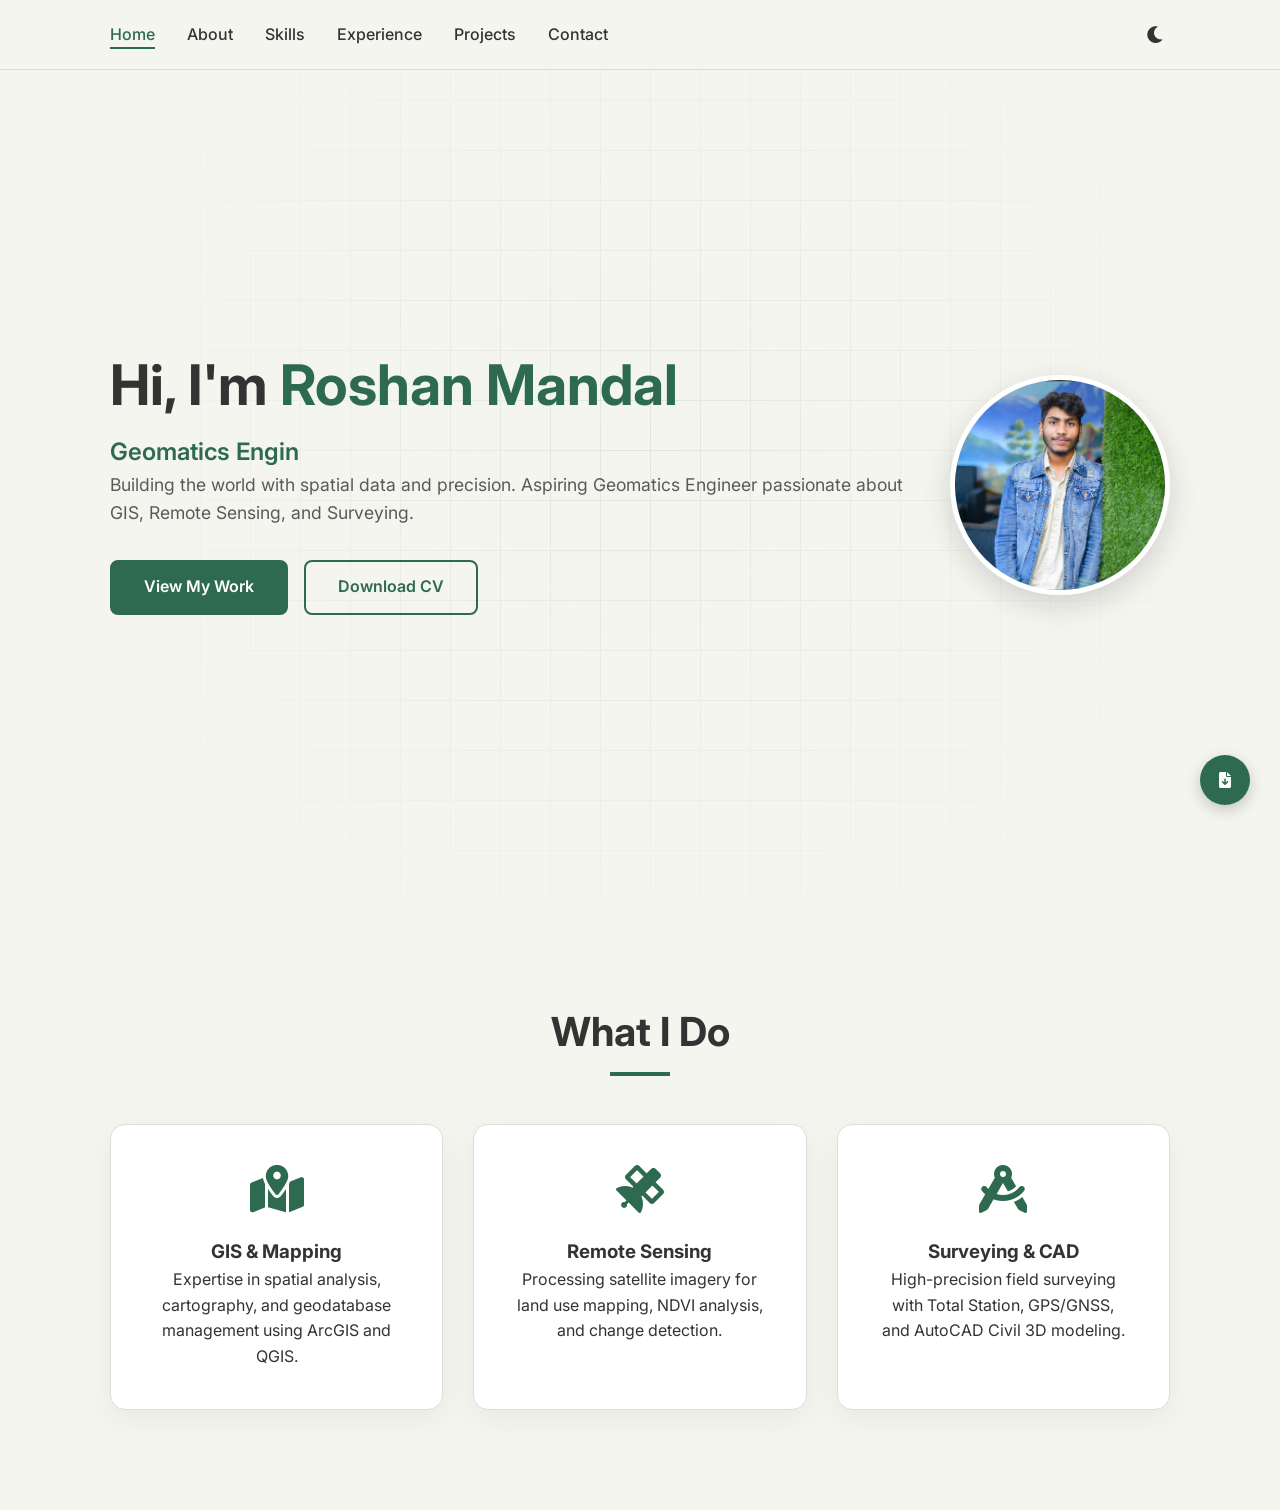
<file: index.html>
<!DOCTYPE html>
<html lang="en">
<head>
    <meta charset="UTF-8">
    <meta name="viewport" content="width=device-width, initial-scale=1.0">
    <title>Roshan Mandal | Geomatics Portfolio</title>
    <link rel="stylesheet" href="css/style.css">
    <link rel="stylesheet" href="https://cdnjs.cloudflare.com/ajax/libs/font-awesome/6.0.0/css/all.min.css">
    <link href="https://fonts.googleapis.com/css2?family=Inter:wght@400;500;600;700&display=swap" rel="stylesheet">
</head>
<body data-theme="light">
    <!-- Navbar -->
    <nav>
        <div class="nav-container">
            <ul class="nav-links" id="nav-links">
                <li><a href="index.html" class="active">Home</a></li>
                <li><a href="about.html">About</a></li>
                <li><a href="skills.html">Skills</a></li>
                <li><a href="experience.html">Experience</a></li>
                <li><a href="projects.html">Projects</a></li>
                <li><a href="contact.html">Contact</a></li>
            </ul>
            <div style="display: flex; gap: 15px; align-items: center;">
                <button class="theme-toggle" id="theme-toggle" aria-label="Toggle Theme">
                    <i class="fas fa-moon"></i>
                </button>
                <div class="hamburger" id="hamburger">
                    <i class="fas fa-bars"></i>
                </div>
            </div>
        </div>
    </nav>

    <!-- Hero Section -->
    <section class="hero">
        <div class="hero-grid-bg"></div>
        <div class="container">
            <div class="hero-content">
                <div class="hero-text fade-in">
                    <h1>Hi, I'm <span style="color: var(--primary-color);">Roshan Mandal</span></h1>
                    <div class="typing-text" id="typing-text"></div>
                    <p>Building the world with spatial data and precision. Aspiring Geomatics Engineer passionate about GIS, Remote Sensing, and Surveying.</p>
                    <div class="cta-buttons">
                        <a href="projects.html" class="btn btn-primary">View My Work</a>
                        <a href="Roshan_Mandal_CV.pdf" download class="btn btn-secondary">Download CV</a>
                    </div>
                </div>
                <div class="hero-image fade-in">
                    <div class="profile-frame">
                        <img src="images/profile.jpg" alt="Roshan Mandal - Profile Photo">
                    </div>
                </div>
            </div>
        </div>
    </section>

    <!-- What I Do Section -->
    <section class="section">
        <div class="container">
            <div class="section-title fade-in">
                <h2>What I Do</h2>
                <div class="underline"></div>
            </div>
            <div class="features-grid">
                <div class="feature-card fade-in">
                    <i class="fas fa-map-marked-alt"></i>
                    <h3>GIS & Mapping</h3>
                    <p>Expertise in spatial analysis, cartography, and geodatabase management using ArcGIS and QGIS.</p>
                </div>
                <div class="feature-card fade-in">
                    <i class="fas fa-satellite"></i>
                    <h3>Remote Sensing</h3>
                    <p>Processing satellite imagery for land use mapping, NDVI analysis, and change detection.</p>
                </div>
                <div class="feature-card fade-in">
                    <i class="fas fa-drafting-compass"></i>
                    <h3>Surveying & CAD</h3>
                    <p>High-precision field surveying with Total Station, GPS/GNSS, and AutoCAD Civil 3D modeling.</p>
                </div>
            </div>
        </div>
    </section>

    <!-- Floating Actions -->
    <div class="floating-actions">
        <a href="Roshan_Mandal_CV.pdf" download class="floating-cv" title="Download CV">
            <i class="fas fa-file-download"></i>
        </a>
        <div class="back-to-top" id="back-to-top" title="Back to Top">
            <i class="fas fa-arrow-up"></i>
        </div>
    </div>

    <script src="js/main.js"></script>
</body>
</html>
</file>
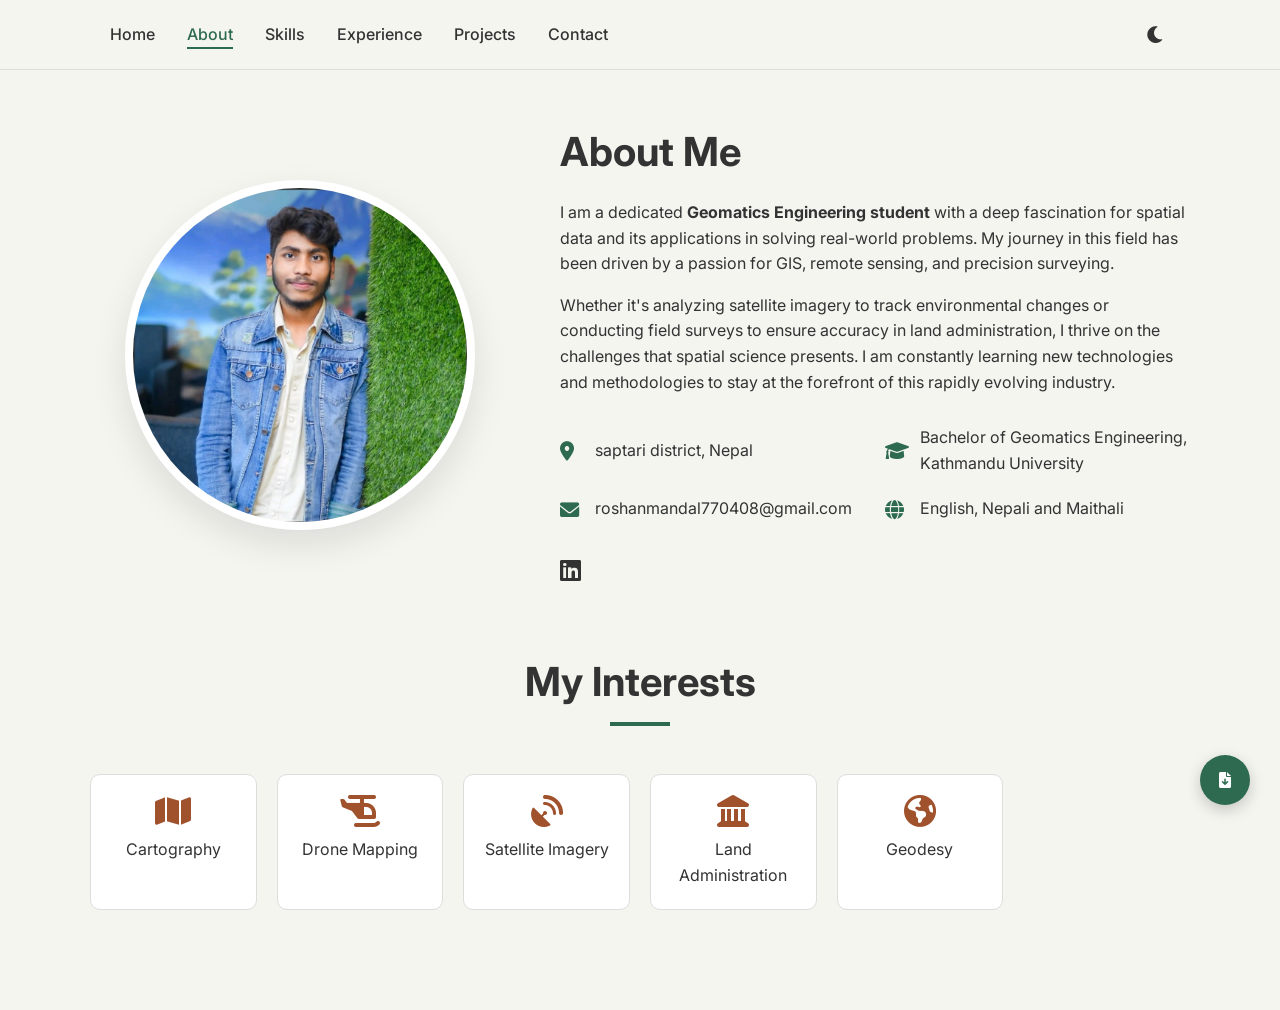
<file: about.html>
<!DOCTYPE html>
<html lang="en">

<head>
    <meta charset="UTF-8">
    <meta name="viewport" content="width=device-width, initial-scale=1.0">
    <title>About Me | Roshan Mandal</title>
    <link rel="stylesheet" href="css/style.css">
    <link rel="stylesheet" href="https://cdnjs.cloudflare.com/ajax/libs/font-awesome/6.0.0/css/all.min.css">
    <link href="https://fonts.googleapis.com/css2?family=Inter:wght@400;500;600;700&display=swap" rel="stylesheet">
    <style>
        .about-grid {
            display: grid;
            grid-template-columns: 0.8fr 1.2fr;
            gap: 50px;
            align-items: center;
        }

        .personal-info {
            display: grid;
            grid-template-columns: repeat(auto-fit, minmax(200px, 1fr));
            gap: 20px;
            margin-top: 30px;
        }

        .info-item {
            display: flex;
            align-items: center;
            gap: 15px;
        }

        .info-item i {
            color: var(--primary-color);
            font-size: 1.2rem;
            width: 20px;
        }

        .interests-section {
            margin-top: 60px;
        }

        .interests-grid {
            display: grid;
            grid-template-columns: repeat(auto-fill, minmax(150px, 1fr));
            gap: 20px;
            margin-top: 30px;
        }

        .interest-card {
            background: var(--card-bg);
            padding: 20px;
            border-radius: 10px;
            text-align: center;
            border: 1px solid var(--border-color);
            transition: transform 0.3s;
        }

        .interest-card:hover {
            transform: scale(1.05);
        }

        .interest-card i {
            font-size: 2rem;
            color: var(--secondary-color);
            margin-bottom: 10px;
            display: block;
        }

        .social-links {
            margin-top: 30px;
            display: flex;
            gap: 15px;
        }

        .social-links a {
            font-size: 1.5rem;
            color: var(--text-color);
            transition: color 0.3s;
        }

        .social-links a:hover {
            color: var(--primary-color);
        }

        .profile-circle {
            width: 100%;
            max-width: 350px;
            aspect-ratio: 1/1;
            border-radius: 50%;
            overflow: hidden;
            border: 8px solid var(--card-bg);
            box-shadow: 0 15px 35px rgba(0, 0, 0, 0.1);
            margin: 0 auto;
        }

        .profile-circle img {
            width: 100%;
            height: 100%;
            object-fit: cover;
        }

        @media (max-width: 868px) {
            .about-grid {
                grid-template-columns: 1fr;
            }

            .about-image {
                order: -1;
            }
        }
    </style>
</head>

<body data-theme="light">
    <!-- Navbar -->
    <nav>
        <div class="nav-container">
            <ul class="nav-links" id="nav-links">
                <li><a href="index.html">Home</a></li>
                <li><a href="about.html" class="active">About</a></li>
                <li><a href="skills.html">Skills</a></li>
                <li><a href="experience.html">Experience</a></li>
                <li><a href="projects.html">Projects</a></li>
                <li><a href="contact.html">Contact</a></li>
            </ul>
            <div style="display: flex; gap: 15px; align-items: center;">
                <button class="theme-toggle" id="theme-toggle" aria-label="Toggle Theme">
                    <i class="fas fa-moon"></i>
                </button>
                <div class="hamburger" id="hamburger">
                    <i class="fas fa-bars"></i>
                </div>
            </div>
        </div>
    </nav>

    <main class="container section" style="padding-top: 120px;">
        <div class="about-grid">
            <div class="about-image fade-in">
                <div class="profile-circle">
                    <img src="images/profile.jpg" alt="Roshan Mandal">
                </div>
            </div>
            <div class="about-text fade-in">
                <h2 style="font-size: 2.5rem; margin-bottom: 1rem;">About Me</h2>
                <p>I am a dedicated <strong>Geomatics Engineering student</strong> with a deep fascination for spatial
                    data and its applications in solving real-world problems. My journey in this field has been driven
                    by a passion for GIS, remote sensing, and precision surveying.</p>
                <p style="margin-top: 1rem;">Whether it's analyzing satellite imagery to track environmental changes or
                    conducting field surveys to ensure accuracy in land administration, I thrive on the challenges that
                    spatial science presents. I am constantly learning new technologies and methodologies to stay at the
                    forefront of this rapidly evolving industry.</p>

                <div class="personal-info">
                    <div class="info-item">
                        <i class="fas fa-map-marker-alt"></i>
                        <span>saptari district, Nepal</span>
                    </div>
                    <div class="info-item">
                        <i class="fas fa-graduation-cap"></i>
                        <span>Bachelor of Geomatics Engineering, Kathmandu University</span>
                    </div>
                    <div class="info-item">
                        <i class="fas fa-envelope"></i>
                        <span>roshanmandal770408@gmail.com</span>
                    </div>
                    <div class="info-item">
                        <i class="fas fa-globe"></i>
                        <span>English, Nepali and Maithali</span>
                    </div>
                </div>

                <div class="social-links">
                    <a href="https://www.linkedin.com/in/roshan-mandal-8577aa366" target="_blank"><i
                            class="fab fa-linkedin"></i></a>
                </div>
            </div>
        </div>

        <div class="interests-section">
            <div class="section-title fade-in">
                <h2>My Interests</h2>
                <div class="underline"></div>
            </div>
            <div class="interests-grid">
                <div class="interest-card fade-in">
                    <i class="fas fa-map"></i>
                    <p>Cartography</p>
                </div>
                <div class="interest-card fade-in">
                    <i class="fas fa-helicopter"></i>
                    <p>Drone Mapping</p>
                </div>
                <div class="interest-card fade-in">
                    <i class="fas fa-satellite-dish"></i>
                    <p>Satellite Imagery</p>
                </div>
                <div class="interest-card fade-in">
                    <i class="fas fa-landmark"></i>
                    <p>Land Administration</p>
                </div>
                <div class="interest-card fade-in">
                    <i class="fas fa-globe-americas"></i>
                    <p>Geodesy</p>
                </div>
            </div>
        </div>
    </main>

    <!-- Floating Actions -->
    <div class="floating-actions">
        <a href="Roshan_Mandal_CV.pdf" download class="floating-cv" title="Download CV">
            <i class="fas fa-file-download"></i>
        </a>
        <div class="back-to-top" id="back-to-top" title="Back to Top">
            <i class="fas fa-arrow-up"></i>
        </div>
    </div>

    <script src="js/main.js"></script>
</body>

</html>
</file>
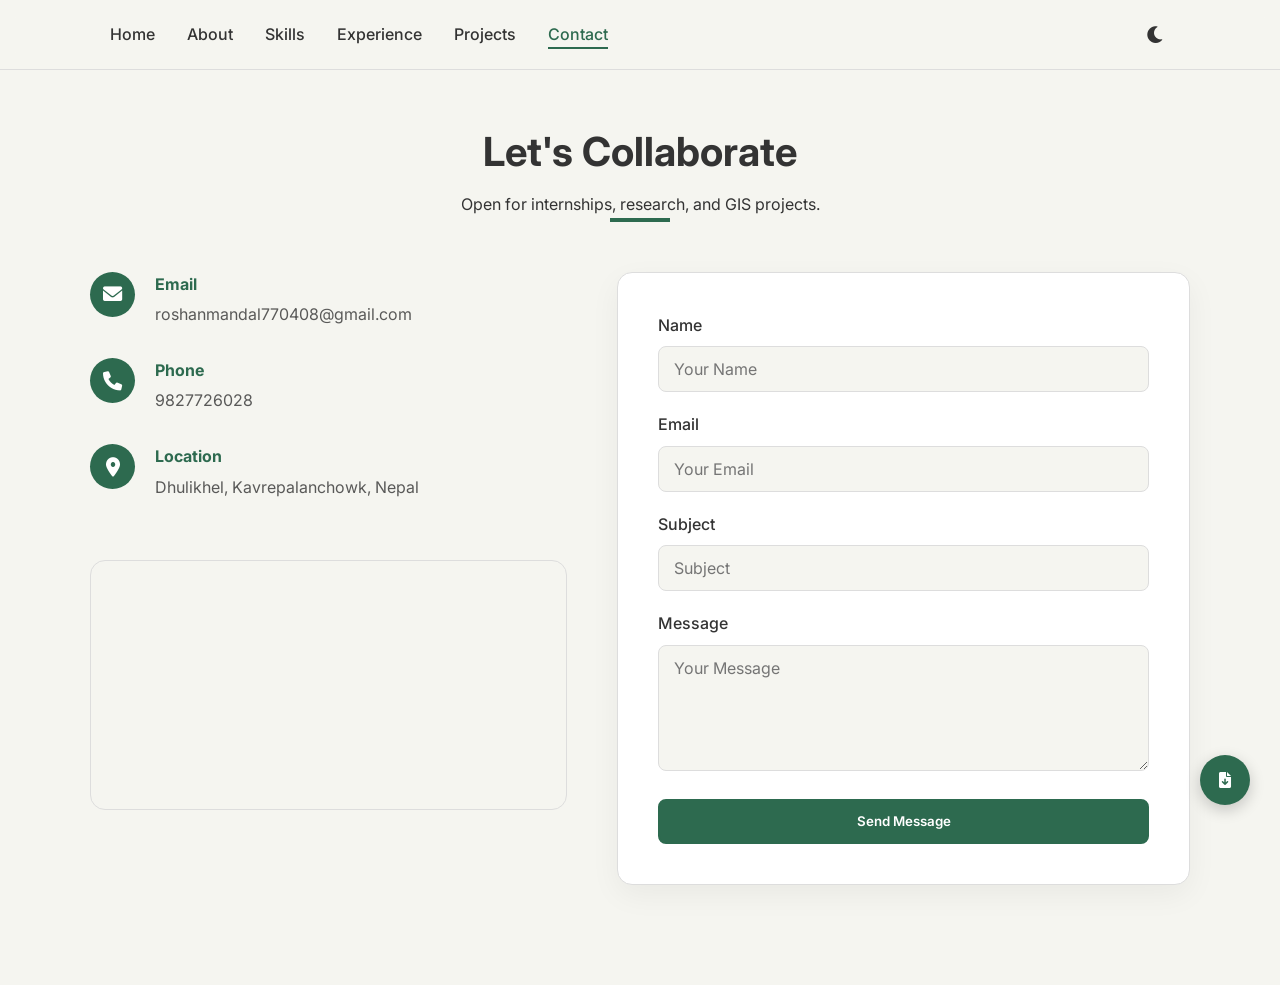
<file: contact.html>
<!DOCTYPE html>
<html lang="en">

<head>
    <meta charset="UTF-8">
    <meta name="viewport" content="width=device-width, initial-scale=1.0">
    <title>Contact Me | Roshan Mandal</title>
    <link rel="stylesheet" href="css/style.css">
    <link rel="stylesheet" href="https://cdnjs.cloudflare.com/ajax/libs/font-awesome/6.0.0/css/all.min.css">
    <link href="https://fonts.googleapis.com/css2?family=Inter:wght@400;500;600;700&display=swap" rel="stylesheet">
    <style>
        .contact-grid {
            display: grid;
            grid-template-columns: 1fr 1.2fr;
            gap: 50px;
            margin-top: 50px;
        }

        .contact-info {
            display: flex;
            flex-direction: column;
            gap: 30px;
        }

        .contact-item {
            display: flex;
            align-items: flex-start;
            gap: 20px;
        }

        .contact-item i {
            background: var(--primary-color);
            color: white;
            width: 45px;
            height: 45px;
            border-radius: 50%;
            display: flex;
            align-items: center;
            justify-content: center;
            font-size: 1.2rem;
            flex-shrink: 0;
        }

        .contact-item h4 {
            margin-bottom: 5px;
            color: var(--primary-color);
        }

        .contact-item p {
            opacity: 0.8;
        }

        .map-container {
            width: 100%;
            height: 250px;
            border-radius: 15px;
            overflow: hidden;
            border: 1px solid var(--border-color);
            margin-top: 30px;
        }

        .contact-form {
            background: var(--card-bg);
            padding: 40px;
            border-radius: 15px;
            border: 1px solid var(--border-color);
            box-shadow: 0 10px 30px rgba(0, 0, 0, 0.05);
        }

        .form-group {
            margin-bottom: 20px;
            position: relative;
        }

        .form-group label {
            display: block;
            margin-bottom: 8px;
            font-weight: 500;
        }

        .form-group input,
        .form-group textarea {
            width: 100%;
            padding: 12px 15px;
            border-radius: 8px;
            border: 1px solid var(--border-color);
            background: var(--bg-color);
            color: var(--text-color);
            font-size: 1rem;
            transition: border-color 0.3s;
        }

        .form-group input:focus,
        .form-group textarea:focus {
            outline: none;
            border-color: var(--primary-color);
        }

        .error-msg {
            color: #e74c3c;
            font-size: 0.85rem;
            margin-top: 5px;
            display: none;
        }

        .toast {
            position: fixed;
            bottom: 30px;
            left: 50%;
            transform: translateX(-50%);
            background: #27ae60;
            color: white;
            padding: 12px 30px;
            border-radius: 30px;
            font-weight: 600;
            box-shadow: 0 10px 20px rgba(0, 0, 0, 0.2);
            display: none;
            z-index: 1001;
        }

        @media (max-width: 868px) {
            .contact-grid {
                grid-template-columns: 1fr;
            }
        }
    </style>
</head>

<body data-theme="light">
    <!-- Navbar -->
    <nav>
        <div class="nav-container">
            <ul class="nav-links" id="nav-links">
                <li><a href="index.html">Home</a></li>
                <li><a href="about.html">About</a></li>
                <li><a href="skills.html">Skills</a></li>
                <li><a href="experience.html">Experience</a></li>
                <li><a href="projects.html">Projects</a></li>
                <li><a href="contact.html" class="active">Contact</a></li>
            </ul>
            <div style="display: flex; gap: 15px; align-items: center;">
                <button class="theme-toggle" id="theme-toggle" aria-label="Toggle Theme">
                    <i class="fas fa-moon"></i>
                </button>
                <div class="hamburger" id="hamburger">
                    <i class="fas fa-bars"></i>
                </div>
            </div>
        </div>
    </nav>

    <main class="container section" style="padding-top: 120px;">
        <div class="section-title fade-in">
            <h2>Let's Collaborate</h2>
            <p>Open for internships, research, and GIS projects.</p>
            <div class="underline"></div>
        </div>

        <div class="contact-grid">
            <div class="contact-info fade-in">
                <div class="contact-item">
                    <i class="fas fa-envelope"></i>
                    <div>
                        <h4>Email</h4>
                        <p>roshanmandal770408@gmail.com</p>
                    </div>
                </div>
                <div class="contact-item">
                    <i class="fas fa-phone"></i>
                    <div>
                        <h4>Phone</h4>
                        <p>9827726028</p>
                    </div>
                </div>
                <div class="contact-item">
                    <i class="fas fa-map-marker-alt"></i>
                    <div>
                        <h4>Location</h4>
                        <p>Dhulikhel, Kavrepalanchowk, Nepal</p>
                    </div>
                </div>

                <div class="map-container">
                    <!-- OpenStreetMap Embed -->
                    <iframe width="100%" height="100%" frameborder="0" scrolling="no" marginheight="0" marginwidth="0"
                        src="https://www.openstreetmap.org/export/embed.html?bbox=85.53,27.61,85.55,27.63&amp;layer=mapnik&amp;mlat=27.6195&amp;mlon=85.5387"></iframe>
                </div>
            </div>

            <div class="contact-form fade-in">
                <form id="contactForm">
                    <div class="form-group">
                        <label for="name">Name</label>
                        <input type="text" id="name" placeholder="Your Name">
                        <span class="error-msg" id="nameError">Name is required</span>
                    </div>
                    <div class="form-group">
                        <label for="email">Email</label>
                        <input type="email" id="email" placeholder="Your Email">
                        <span class="error-msg" id="emailError">Valid email is required</span>
                    </div>
                    <div class="form-group">
                        <label for="subject">Subject</label>
                        <input type="text" id="subject" placeholder="Subject">
                    </div>
                    <div class="form-group">
                        <label for="message">Message</label>
                        <textarea id="message" rows="5" placeholder="Your Message"></textarea>
                        <span class="error-msg" id="messageError">Message cannot be empty</span>
                    </div>
                    <button type="submit" class="btn btn-primary" style="width: 100%;">Send Message</button>
                </form>
            </div>
        </div>
    </main>

    <div id="toast" class="toast">Message sent successfully!</div>

    <!-- Floating Actions -->
    <div class="floating-actions">
        <a href="Roshan_Mandal_CV.pdf" download class="floating-cv" title="Download CV">
            <i class="fas fa-file-download"></i>
        </a>
        <div class="back-to-top" id="back-to-top" title="Back to Top">
            <i class="fas fa-arrow-up"></i>
        </div>
    </div>

    <script src="js/main.js"></script>
    <script>
        document.getElementById('contactForm').addEventListener('submit', function (e) {
            e.preventDefault();

            let isValid = true;
            const name = document.getElementById('name');
            const email = document.getElementById('email');
            const message = document.getElementById('message');

            // Reset errors
            document.querySelectorAll('.error-msg').forEach(el => el.style.display = 'none');

            if (!name.value.trim()) {
                document.getElementById('nameError').style.display = 'block';
                isValid = false;
            }

            if (!email.value.trim() || !email.value.includes('@')) {
                document.getElementById('emailError').style.display = 'block';
                isValid = false;
            }

            if (!message.value.trim()) {
                document.getElementById('messageError').style.display = 'block';
                isValid = false;
            }

            if (isValid) {
                const toast = document.getElementById('toast');
                toast.style.display = 'block';
                setTimeout(() => {
                    toast.style.display = 'none';
                }, 3000);
                this.reset();
            }
        });
    </script>
</body>

</html>
</file>
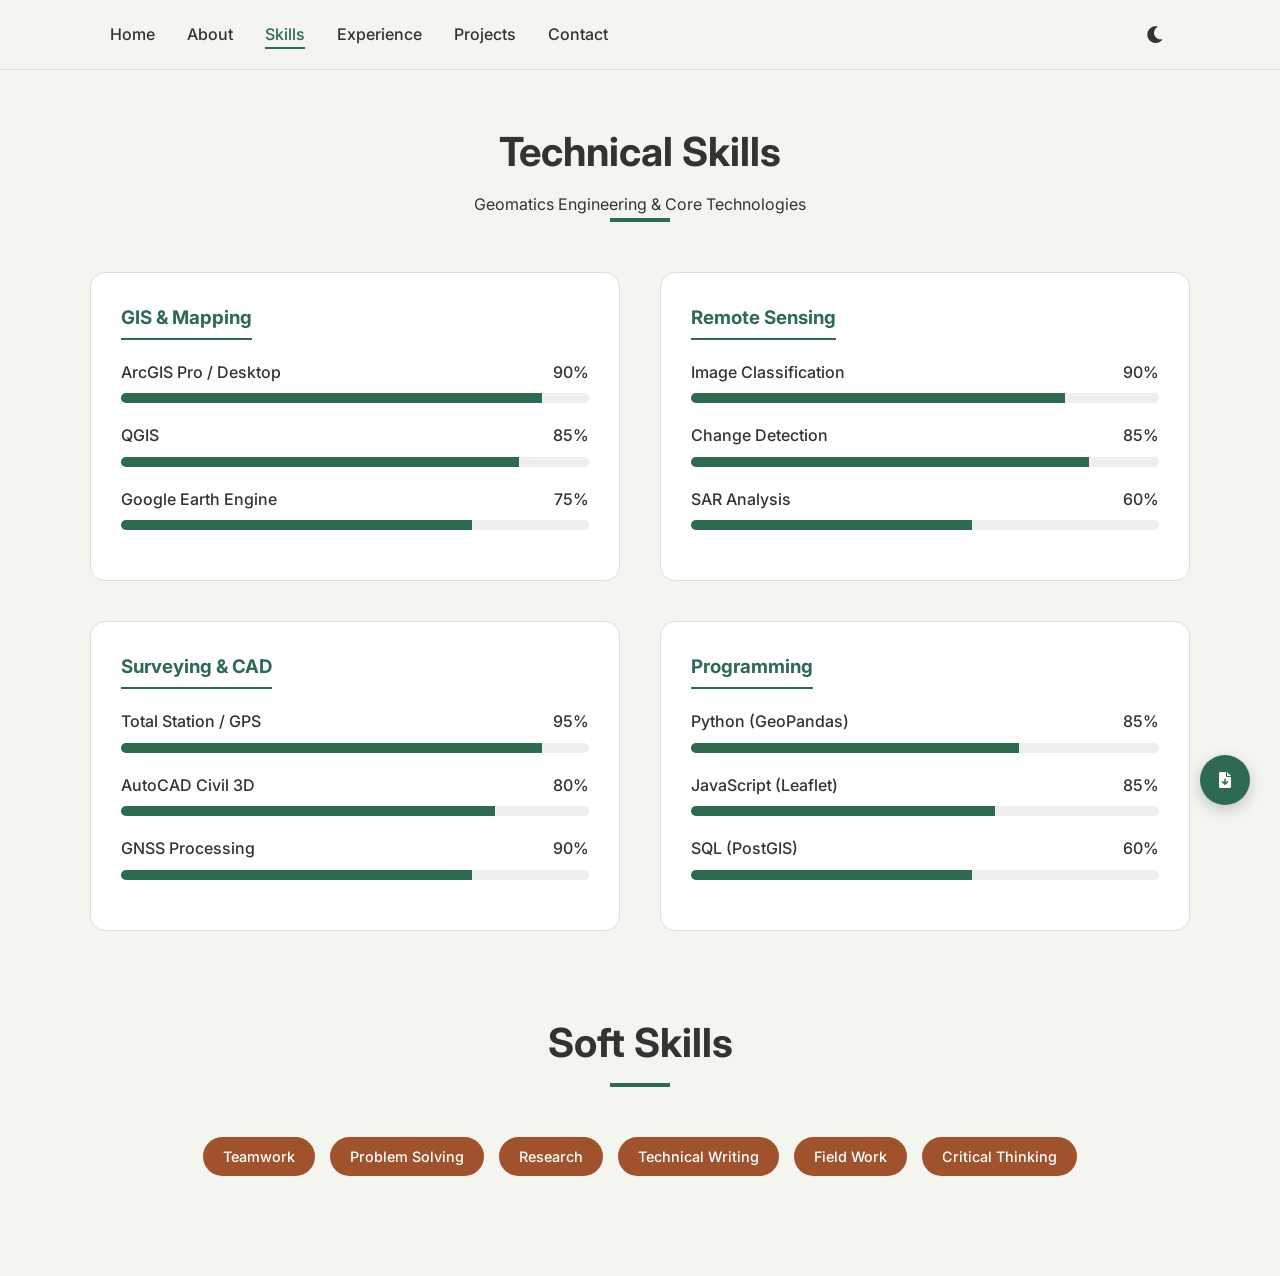
<file: skills.html>
<!DOCTYPE html>
<html lang="en">

<head>
    <meta charset="UTF-8">
    <meta name="viewport" content="width=device-width, initial-scale=1.0">
    <title>Skills | Roshan Mandal</title>
    <link rel="stylesheet" href="css/style.css">
    <link rel="stylesheet" href="https://cdnjs.cloudflare.com/ajax/libs/font-awesome/6.0.0/css/all.min.css">
    <link href="https://fonts.googleapis.com/css2?family=Inter:wght@400;500;600;700&display=swap" rel="stylesheet">
    <style>
        .skills-container {
            display: grid;
            grid-template-columns: repeat(auto-fit, minmax(450px, 1fr));
            gap: 40px;
            margin-top: 50px;
        }

        .skill-group {
            background: var(--card-bg);
            padding: 30px;
            border-radius: 15px;
            border: 1px solid var(--border-color);
        }

        .skill-group h3 {
            margin-bottom: 20px;
            color: var(--primary-color);
            border-bottom: 2px solid var(--primary-color);
            display: inline-block;
            padding-bottom: 5px;
        }

        .skill-item {
            margin-bottom: 20px;
        }

        .skill-info {
            display: flex;
            justify-content: space-between;
            margin-bottom: 8px;
            font-weight: 500;
        }

        .skill-bar {
            height: 10px;
            background: #eee;
            border-radius: 5px;
            overflow: hidden;
        }

        [data-theme="dark"] .skill-bar {
            background: #333;
        }

        .skill-bar-fill {
            height: 100%;
            background: var(--primary-color);
            width: 0;
            transition: width 1.5s cubic-bezier(0.1, 0, 0.2, 1);
        }

        .soft-skills {
            margin-top: 50px;
            display: flex;
            flex-wrap: wrap;
            gap: 15px;
            justify-content: center;
        }

        .badge {
            background: var(--secondary-color);
            color: white;
            padding: 8px 20px;
            border-radius: 25px;
            font-weight: 500;
            font-size: 0.9rem;
            transition: transform 0.3s;
        }

        .badge:hover {
            transform: translateY(-5px);
        }

        @media (max-width: 600px) {
            .skills-container {
                grid-template-columns: 1fr;
            }
        }
    </style>
</head>

<body data-theme="light">
    <!-- Navbar -->
    <nav>
        <div class="nav-container">
            <ul class="nav-links" id="nav-links">
                <li><a href="index.html">Home</a></li>
                <li><a href="about.html">About</a></li>
                <li><a href="skills.html" class="active">Skills</a></li>
                <li><a href="experience.html">Experience</a></li>
                <li><a href="projects.html">Projects</a></li>
                <li><a href="contact.html">Contact</a></li>
            </ul>
            <div style="display: flex; gap: 15px; align-items: center;">
                <button class="theme-toggle" id="theme-toggle" aria-label="Toggle Theme">
                    <i class="fas fa-moon"></i>
                </button>
                <div class="hamburger" id="hamburger">
                    <i class="fas fa-bars"></i>
                </div>
            </div>
        </div>
    </nav>

    <main class="container section" style="padding-top: 120px;">
        <div class="section-title fade-in">
            <h2>Technical Skills</h2>
            <p>Geomatics Engineering & Core Technologies</p>
            <div class="underline"></div>
        </div>

        <div class="skills-container">
            <!-- GIS & Mapping -->
            <div class="skill-group fade-in">
                <h3>GIS & Mapping</h3>
                <div class="skill-item">
                    <div class="skill-info"><span>ArcGIS Pro / Desktop</span><span>90%</span></div>
                    <div class="skill-bar">
                        <div class="skill-bar-fill" style="width: 90%;"></div>
                    </div>
                </div>
                <div class="skill-item">
                    <div class="skill-info"><span>QGIS</span><span>85%</span></div>
                    <div class="skill-bar">
                        <div class="skill-bar-fill" style="width: 85%;"></div>
                    </div>
                </div>
                <div class="skill-item">
                    <div class="skill-info"><span>Google Earth Engine</span><span>75%</span></div>
                    <div class="skill-bar">
                        <div class="skill-bar-fill" style="width: 75%;"></div>
                    </div>
                </div>
            </div>

            <!-- Remote Sensing -->
            <div class="skill-group fade-in">
                <h3>Remote Sensing</h3>
                <div class="skill-item">
                    <div class="skill-info"><span>Image Classification</span><span>90%</span></div>
                    <div class="skill-bar">
                        <div class="skill-bar-fill" style="width: 80%;"></div>
                    </div>
                </div>
                <div class="skill-item">
                    <div class="skill-info"><span>Change Detection</span><span>85%</span></div>
                    <div class="skill-bar">
                        <div class="skill-bar-fill" style="width: 85%;"></div>
                    </div>
                </div>
                <div class="skill-item">
                    <div class="skill-info"><span>SAR Analysis</span><span>60%</span></div>
                    <div class="skill-bar">
                        <div class="skill-bar-fill" style="width: 60%;"></div>
                    </div>
                </div>
            </div>

            <!-- Surveying -->
            <div class="skill-group fade-in">
                <h3>Surveying & CAD</h3>
                <div class="skill-item">
                    <div class="skill-info"><span>Total Station / GPS</span><span>95%</span></div>
                    <div class="skill-bar">
                        <div class="skill-bar-fill" style="width: 90%;"></div>
                    </div>
                </div>
                <div class="skill-item">
                    <div class="skill-info"><span>AutoCAD Civil 3D</span><span>80%</span></div>
                    <div class="skill-bar">
                        <div class="skill-bar-fill" style="width: 80%;"></div>
                    </div>
                </div>
                <div class="skill-item">
                    <div class="skill-info"><span>GNSS Processing</span><span>90%</span></div>
                    <div class="skill-bar">
                        <div class="skill-bar-fill" style="width: 75%;"></div>
                    </div>
                </div>
            </div>

            <!-- Programming -->
            <div class="skill-group fade-in">
                <h3>Programming</h3>
                <div class="skill-item">
                    <div class="skill-info"><span>Python (GeoPandas)</span><span>85%</span></div>
                    <div class="skill-bar">
                        <div class="skill-bar-fill" style="width: 70%;"></div>
                    </div>
                </div>
                <div class="skill-item">
                    <div class="skill-info"><span>JavaScript (Leaflet)</span><span>85%</span></div>
                    <div class="skill-bar">
                        <div class="skill-bar-fill" style="width: 65%;"></div>
                    </div>
                </div>
                <div class="skill-item">
                    <div class="skill-info"><span>SQL (PostGIS)</span><span>60%</span></div>
                    <div class="skill-bar">
                        <div class="skill-bar-fill" style="width: 60%;"></div>
                    </div>
                </div>
            </div>
        </div>

        <div class="section-title fade-in" style="margin-top: 80px;">
            <h2>Soft Skills</h2>
            <div class="underline"></div>
        </div>
        <div class="soft-skills fade-in">
            <span class="badge">Teamwork</span>
            <span class="badge">Problem Solving</span>
            <span class="badge">Research</span>
            <span class="badge">Technical Writing</span>
            <span class="badge">Field Work</span>
            <span class="badge">Critical Thinking</span>
        </div>
    </main>

    <!-- Floating Actions -->
    <div class="floating-actions">
        <a href="Roshan_Mandal_CV.pdf" download class="floating-cv" title="Download CV">
            <i class="fas fa-file-download"></i>
        </a>
        <div class="back-to-top" id="back-to-top" title="Back to Top">
            <i class="fas fa-arrow-up"></i>
        </div>
    </div>

    <script src="js/main.js"></script>
</body>

</html>
</file>
<file: css/style.css>
/* 
  Geomatics Theme Colors
  Deep forest green: #2d6a4f
  Earth brown: #a0522d
  Off-white: #f5f5f0
  Dark Mode Background: #1a1a1a
  Dark Mode Text: #e0e0e0
*/

:root {
    --primary-color: #2d6a4f;
    --secondary-color: #a0522d;
    --bg-light: #f5f5f0;
    --text-light: #333;
    --bg-dark: #121212;
    --text-dark: #f5f5f0;
    --card-bg-light: #ffffff;
    --card-bg-dark: #1e1e1e;
    --transition-speed: 0.3s;
    --container-width: 1100px;
}

[data-theme="dark"] {
    --bg-color: var(--bg-dark);
    --text-color: var(--text-dark);
    --card-bg: var(--card-bg-dark);
    --nav-bg: rgba(18, 18, 18, 0.9);
    --border-color: #333;
}

[data-theme="light"] {
    --bg-color: var(--bg-light);
    --text-color: var(--text-light);
    --card-bg: var(--card-bg-light);
    --nav-bg: rgba(245, 245, 240, 0.9);
    --border-color: #ddd;
}

* {
    margin: 0;
    padding: 0;
    box-sizing: border-box;
    font-family: 'Inter', -apple-system, BlinkMacSystemFont, 'Segoe UI', Roboto, sans-serif;
}

body {
    background-color: var(--bg-color);
    color: var(--text-color);
    line-height: 1.6;
    transition: background-color var(--transition-speed), color var(--transition-speed);
    overflow-x: hidden;
}

a {
    text-decoration: none;
    color: inherit;
}

ul {
    list-style: none;
}

img {
    max-width: 100%;
}

.container {
    max-width: var(--container-width);
    margin: 0 auto;
    padding: 0 20px;
}

/* Navbar */
nav {
    position: fixed;
    top: 0;
    width: 100%;
    background-color: var(--nav-bg);
    backdrop-filter: blur(10px);
    z-index: 1000;
    border-bottom: 1px solid var(--border-color);
    height: 70px;
    display: flex;
    align-items: center;
}

.nav-container {
    display: flex;
    justify-content: space-between;
    align-items: center;
    width: 100%;
    max-width: var(--container-width);
    margin: 0 auto;
    padding: 0 20px;
}

.logo {
    font-size: 1.5rem;
    font-weight: 700;
    color: var(--primary-color);
    letter-spacing: -1px;
}

.nav-links {
    display: flex;
    gap: 2rem;
    align-items: center;
}

.nav-links a {
    font-weight: 500;
    position: relative;
    padding: 5px 0;
    transition: color var(--transition-speed);
}

.nav-links a::after {
    content: '';
    position: absolute;
    bottom: 0;
    left: 0;
    width: 0;
    height: 2px;
    background-color: var(--primary-color);
    transition: width var(--transition-speed);
}

.nav-links a:hover::after,
.nav-links a.active::after {
    width: 100%;
}

.nav-links a.active {
    color: var(--primary-color);
}

.theme-toggle {
    background: none;
    border: none;
    cursor: pointer;
    font-size: 1.2rem;
    color: var(--text-color);
    display: flex;
    align-items: center;
    justify-content: center;
    padding: 5px;
    border-radius: 50%;
    transition: background-color var(--transition-speed);
}

.theme-toggle:hover {
    background-color: rgba(0,0,0,0.1);
}

.hamburger {
    display: none;
    cursor: pointer;
    font-size: 1.5rem;
}

/* Hero Section */
.hero {
    height: 100vh;
    display: flex;
    align-items: center;
    position: relative;
    padding-top: 70px;
    overflow: hidden;
}

.hero-grid-bg {
    position: absolute;
    top: 0;
    left: 0;
    width: 100%;
    height: 100%;
    z-index: -1;
    opacity: 0.1;
    background-image: 
        linear-gradient(var(--primary-color) 1px, transparent 1px),
        linear-gradient(90deg, var(--primary-color) 1px, transparent 1px);
    background-size: 50px 50px;
    mask-image: radial-gradient(circle, black, transparent 80%);
}

.hero-content {
    display: flex;
    justify-content: space-between;
    align-items: center;
    gap: 40px;
    width: 100%;
}

.hero-text {
    flex: 1;
}

.hero-text h1 {
    font-size: 3.5rem;
    margin-bottom: 1rem;
    line-height: 1.1;
}

.hero-text .typing-text {
    font-size: 1.5rem;
    color: var(--primary-color);
    font-weight: 600;
    min-height: 1.6em;
}

.hero-text p {
    font-size: 1.1rem;
    margin-bottom: 2rem;
    opacity: 0.8;
}

.cta-buttons {
    display: flex;
    gap: 1rem;
}

.btn {
    padding: 0.8rem 2rem;
    border-radius: 8px;
    font-weight: 600;
    transition: all var(--transition-speed);
    cursor: pointer;
    display: inline-block;
}

.btn-primary {
    background-color: var(--primary-color);
    color: white;
    border: 2px solid var(--primary-color);
}

.btn-primary:hover {
    background-color: transparent;
    color: var(--primary-color);
}

.btn-secondary {
    border: 2px solid var(--primary-color);
    color: var(--primary-color);
}

.btn-secondary:hover {
    background-color: var(--primary-color);
    color: white;
}

.hero-image {
    position: relative;
    display: flex;
    justify-content: center;
    align-items: center;
}

.profile-frame {
    width: 220px;
    height: 220px;
    border-radius: 50%;
    border: 5px solid var(--card-bg);
    box-shadow: 0 10px 30px rgba(0,0,0,0.15);
    overflow: hidden;
    position: relative;
    transition: transform var(--transition-speed) ease;
}

.profile-frame img {
    width: 100%;
    height: 100%;
    object-fit: cover;
    transition: transform 0.5s ease;
}

.profile-frame:hover img {
    transform: scale(1.1);
}

/* Feature Cards */
.section {
    padding: 100px 0;
}

.section-title {
    text-align: center;
    margin-bottom: 3rem;
}

.section-title h2 {
    font-size: 2.5rem;
    margin-bottom: 0.5rem;
}

.section-title .underline {
    width: 60px;
    height: 4px;
    background-color: var(--primary-color);
    margin: 0 auto;
}

.features-grid {
    display: grid;
    grid-template-columns: repeat(auto-fit, minmax(300px, 1fr));
    gap: 30px;
}

.feature-card {
    background-color: var(--card-bg);
    padding: 40px;
    border-radius: 15px;
    box-shadow: 0 10px 30px rgba(0,0,0,0.05);
    transition: transform var(--transition-speed);
    text-align: center;
    border: 1px solid var(--border-color);
}

.feature-card:hover {
    transform: translateY(-10px);
}

.feature-card i {
    font-size: 3rem;
    color: var(--primary-color);
    margin-bottom: 1.5rem;
}

/* Responsive */
@media (max-width: 968px) {
    .hero-content {
        flex-direction: column;
        text-align: center;
        gap: 30px;
    }
    
    .hero-text h1 {
        font-size: 2.5rem;
    }
    
    .hero-image {
        order: -1;
    }
    
    .profile-frame {
        width: 200px;
        height: 200px;
    }
    
    .cta-buttons {
        justify-content: center;
    }
    
    .nav-links {
        display: none;
    }
    
    .hamburger {
        display: block;
    }
}

/* Animations */
.fade-in {
    opacity: 0;
    transform: translateY(20px);
    transition: opacity 0.6s ease-out, transform 0.6s ease-out;
}

.fade-in.visible {
    opacity: 1;
    transform: translateY(0);
}

/* Back to Top & Floating CV */
.floating-actions {
    position: fixed;
    bottom: 30px;
    right: 30px;
    display: flex;
    flex-direction: column;
    gap: 15px;
    z-index: 999;
}

.back-to-top, .floating-cv {
    background-color: var(--primary-color);
    color: white;
    width: 50px;
    height: 50px;
    border-radius: 50%;
    display: flex;
    align-items: center;
    justify-content: center;
    cursor: pointer;
    box-shadow: 0 5px 15px rgba(0,0,0,0.2);
    transition: all 0.3s;
    border: none;
}

.back-to-top {
    opacity: 0;
    pointer-events: none;
}

.back-to-top.show {
    opacity: 1;
    pointer-events: auto;
}

.floating-cv:hover, .back-to-top:hover {
    transform: scale(1.1);
    background-color: var(--secondary-color);
}

.photo-upload-label {
    position: absolute;
    bottom: 10px;
    right: 10px;
    background: var(--primary-color);
    color: white;
    padding: 8px;
    border-radius: 50%;
    cursor: pointer;
    box-shadow: 0 4px 10px rgba(0,0,0,0.2);
    transition: 0.3s;
}

.photo-upload-label:hover { transform: scale(1.1); }

/* Print Styles */
@media print {
    nav, .cta-buttons, .back-to-top, .theme-toggle {
        display: none !important;
    }
    
    body {
        background: white;
        color: black;
    }
    
    .container {
        max-width: 100%;
    }
}
</file>
